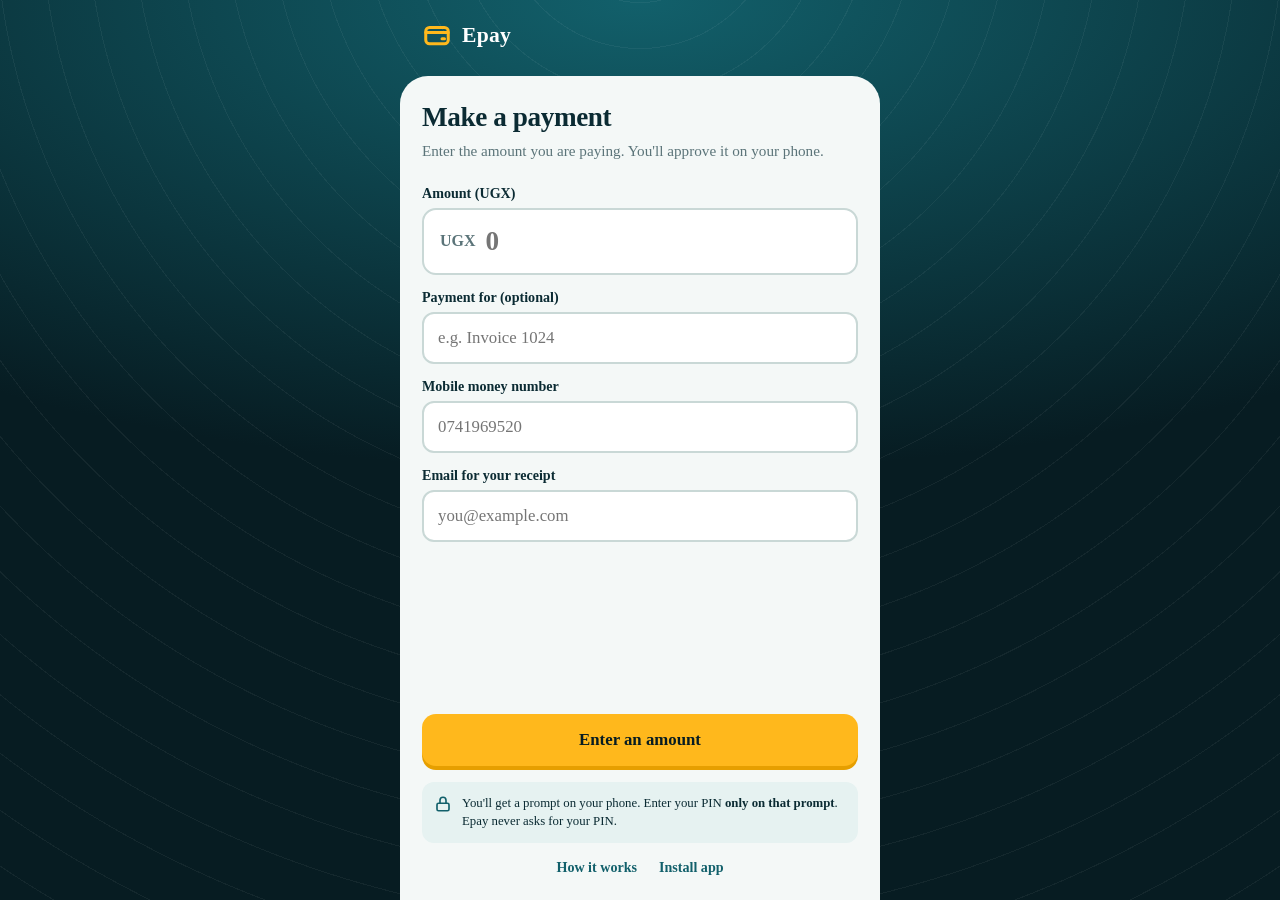
<file: index.html>
﻿<!DOCTYPE html><html lang="en"><head><meta charset="UTF-8"><meta name="viewport" content="width=device-width,initial-scale=1,viewport-fit=cover"><meta name="theme-color" content="#071c22"><link rel="manifest" href="manifest.webmanifest"><link rel="icon" href="icons/icon-192.png"><link rel="apple-touch-icon" href="icons/apple-touch-icon.png"><meta name="apple-mobile-web-app-capable" content="yes"><meta name="mobile-web-app-capable" content="yes"><meta name="apple-mobile-web-app-title" content="Epay"><link rel="stylesheet" href="style.css"><title>Epay | Make a Payment</title></head><body>
<div class="app"><header class="bar"><div class="brand"><svg viewBox="0 0 24 24" fill="none" stroke="#ffb81c" stroke-width="2.4" stroke-linecap="round" stroke-linejoin="round"><rect x="3" y="6" width="18" height="13" rx="3"/><path d="M3 10h18M16 15h2"/></svg> Epay</div><span class="pill" id="net" hidden>Offline</span></header>
<main class="sheet">
<h1>Make a payment</h1><p>Enter the amount you are paying. You'll approve it on your phone.</p>
<label class="f" for="amount" style="margin-top:22px">Amount (UGX)</label>
<div class="amt"><span>UGX</span><input id="amount" type="text" inputmode="numeric" placeholder="0" autocomplete="off"></div>
<label class="f" for="purpose">Payment for (optional)</label>
<input id="purpose" type="text" placeholder="e.g. Invoice 1024" autocomplete="off">
<label class="f" for="phone">Mobile money number</label>
<input id="phone" type="tel" placeholder="0741969520" inputmode="numeric" autocomplete="tel">
<label class="f" for="email">Email for your receipt</label>
<input id="email" type="email" placeholder="you@example.com" autocomplete="email">
<div class="spacer"></div>
<button id="pay">Pay UGX 5,000</button>
<div class="note"><svg viewBox="0 0 24 24" fill="none" stroke="#12606b" stroke-width="2.2" stroke-linecap="round" stroke-linejoin="round"><rect x="4" y="11" width="16" height="10" rx="2"/><path d="M8 11V7a4 4 0 0 1 8 0v4"/></svg><span>You'll get a prompt on your phone. Enter your PIN <b>only on that prompt</b>. Epay never asks for your PIN.</span></div>
<div class="links"><a href="help.html">How it works</a><button id="install" hidden>Install app</button></div>
</main></div>
<script src="app.js"></script>
<script>
const PUBLIC_KEY="FLWPUBK_TEST-5529367c07dc7821a859eb5e6eb9a363-X";
const MIN=1000; // smallest amount you accept (UGX). No maximum is set here.
const $=id=>document.getElementById(id);
const amtEl=$("amount"),btn=$("pay");
const amt=()=>Number(amtEl.value.replace(/\D/g,""))||0;
const fmt=n=>"UGX "+n.toLocaleString("en-US");
function label(){btn.textContent=!navigator.onLine?"Offline: connect to pay":amt()?"Pay "+fmt(amt()):"Enter an amount"}
amtEl.addEventListener("input",()=>{const n=amt();amtEl.value=n?n.toLocaleString("en-US"):"";label()});
addEventListener("online",label);addEventListener("offline",label);label();
const loadFlw=()=>new Promise((ok,no)=>{if(window.FlutterwaveCheckout)return ok();const s=document.createElement("script");s.src="https://checkout.flutterwave.com/v3.js";s.onload=ok;s.onerror=no;document.head.appendChild(s)});
btn.onclick=async()=>{
  if(!navigator.onLine){alert("You're offline. Connect to the internet to pay.");return;}
  if(amt()<MIN){alert("Enter an amount of at least "+fmt(MIN));return;}
  const phone=$("phone").value.trim();
  const email=$("email").value.trim()||"customer@example.com";
  const purpose=$("purpose").value.trim();
  if(!/^(0|256)?7\d{8}$/.test(phone.replace(/\s/g,""))){alert("Enter a valid mobile money number, e.g. 0772123456");return;}
  try{await loadFlw()}catch(e){alert("Could not reach the payment service. Check your connection and try again.");return;}
  FlutterwaveCheckout({public_key:PUBLIC_KEY,tx_ref:"TX-"+Date.now(),amount:amt(),currency:"UGX",payment_options:"mobilemoneyuganda",
    customer:{email,phone_number:phone,name:"Customer"},meta:{purpose},redirect_url:location.href.replace(/[^/]*$/,"")+"status.html",
    customizations:{title:"Epay",description:purpose||"Epay payment"}});
};
</script></body></html>
</file>
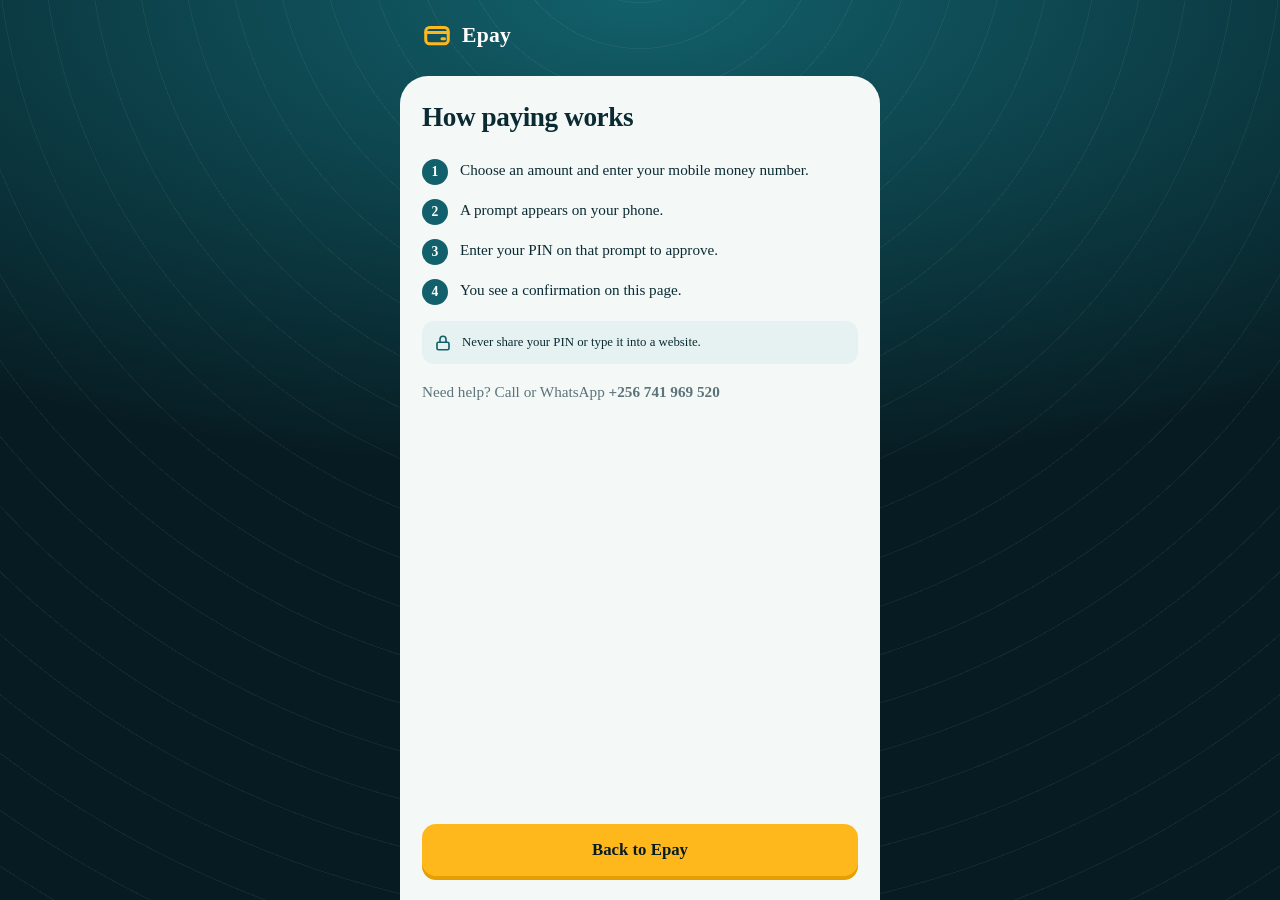
<file: help.html>
﻿<!DOCTYPE html><html lang="en"><head><meta charset="UTF-8"><meta name="viewport" content="width=device-width,initial-scale=1,viewport-fit=cover"><meta name="theme-color" content="#071c22"><link rel="manifest" href="manifest.webmanifest"><link rel="icon" href="icons/icon-192.png"><link rel="apple-touch-icon" href="icons/apple-touch-icon.png"><meta name="apple-mobile-web-app-capable" content="yes"><meta name="mobile-web-app-capable" content="yes"><meta name="apple-mobile-web-app-title" content="Epay"><link rel="stylesheet" href="style.css"><title>How it works</title></head><body>
<div class="app"><header class="bar"><div class="brand"><svg viewBox="0 0 24 24" fill="none" stroke="#ffb81c" stroke-width="2.4" stroke-linecap="round" stroke-linejoin="round"><rect x="3" y="6" width="18" height="13" rx="3"/><path d="M3 10h18M16 15h2"/></svg> Epay</div><span class="pill" id="net" hidden>Offline</span></header>
<main class="sheet"><h1>How paying works</h1>
<ol class="steps"><li>Choose an amount and enter your mobile money number.</li><li>A prompt appears on your phone.</li><li>Enter your PIN on that prompt to approve.</li><li>You see a confirmation on this page.</li></ol>
<div class="note"><svg viewBox="0 0 24 24" fill="none" stroke="#12606b" stroke-width="2.2" stroke-linecap="round" stroke-linejoin="round"><rect x="4" y="11" width="16" height="10" rx="2"/><path d="M8 11V7a4 4 0 0 1 8 0v4"/></svg><span>Never share your PIN or type it into a website.</span></div>
<p style="margin-top:16px">Need help? Call or WhatsApp <b>+256 741 969 520</b></p>
<div class="spacer"></div><a class="btn" href="index.html">Back to Epay</a></main></div>
<script src="app.js"></script></body></html>
</file>
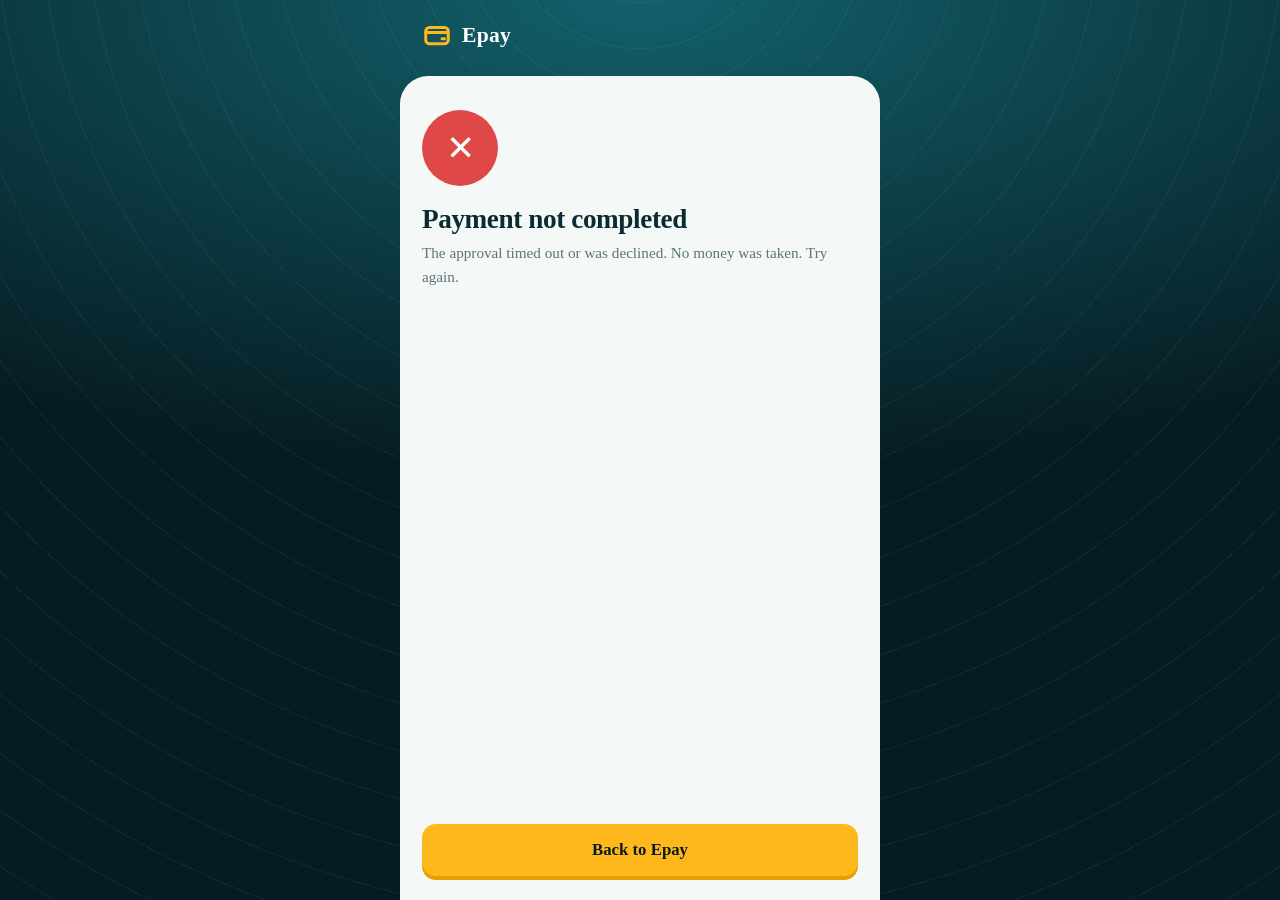
<file: status.html>
﻿<!DOCTYPE html><html lang="en"><head><meta charset="UTF-8"><meta name="viewport" content="width=device-width,initial-scale=1,viewport-fit=cover"><meta name="theme-color" content="#071c22"><link rel="manifest" href="manifest.webmanifest"><link rel="icon" href="icons/icon-192.png"><link rel="apple-touch-icon" href="icons/apple-touch-icon.png"><meta name="apple-mobile-web-app-capable" content="yes"><meta name="mobile-web-app-capable" content="yes"><meta name="apple-mobile-web-app-title" content="Epay"><link rel="stylesheet" href="style.css"><title>Payment Status</title></head><body>
<div class="app"><header class="bar"><div class="brand"><svg viewBox="0 0 24 24" fill="none" stroke="#ffb81c" stroke-width="2.4" stroke-linecap="round" stroke-linejoin="round"><rect x="3" y="6" width="18" height="13" rx="3"/><path d="M3 10h18M16 15h2"/></svg> Epay</div><span class="pill" id="net" hidden>Offline</span></header>
<main class="sheet"><div class="badge" id="badge">…</div><h1 id="title">Checking payment</h1><p id="msg"></p>
<div class="ref" id="ref" hidden></div><div class="spacer"></div><a class="btn" id="cta" href="index.html">Back to Epay</a></main></div>
<script src="app.js"></script>
<script>
const q=new URLSearchParams(location.search),s=q.get("status"),ref=q.get("tx_ref");
const ok=s==="successful"||s==="completed",cancel=s==="cancelled";
badge.className="badge "+(ok?"ok":"bad");badge.textContent=ok?"✓":"✕";
title.textContent=ok?"Payment received":cancel?"Payment cancelled":"Payment not completed";
msg.textContent=ok?"Thank you. Keep your reference below and show it if you need support.":cancel?"You closed the payment. No money was taken.":"The approval timed out or was declined. No money was taken. Try again.";
if(ref){const r=document.getElementById("ref");r.hidden=false;r.textContent="Ref: "+ref}
if(ok)cta.textContent="Done";
</script></body></html>
</file>
<file: style.css>
﻿:root{--ink:#0b2b33;--deep:#071c22;--teal:#12606b;--paper:#f4f8f7;--line:#c9d8d6;--amber:#ffb81c;--amber-d:#e69f00;--ok:#17a55f;--bad:#e04848;--muted:#5b7479;
--font:Georgia,"Times New Roman",Times,"Noto Serif",serif}
*{box-sizing:border-box;-webkit-tap-highlight-color:transparent}
html{-webkit-text-size-adjust:100%}
body{font-variant-numeric:lining-nums;margin:0;min-height:100vh;min-height:100dvh;display:flex;font-family:var(--font);color:var(--ink);
 background:repeating-radial-gradient(circle at 50% -10%,#ffffff0d 0 1px,transparent 1px 46px),radial-gradient(120% 70% at 50% 0%,#12606b 0%,var(--deep) 75%);
 background-attachment:fixed;padding-top:env(safe-area-inset-top);overscroll-behavior:none}
.app{width:100%;max-width:480px;margin:0 auto;display:flex;flex-direction:column;flex:1}
.bar{display:flex;align-items:center;justify-content:space-between;padding:20px 22px 26px;color:#fff}
.brand{display:flex;align-items:center;gap:10px;font-size:1.35rem;font-weight:800;letter-spacing:.3px}
.brand svg{width:30px;height:30px}
.pill{background:var(--amber);color:var(--deep);font-size:.75rem;font-weight:700;padding:5px 10px;border-radius:99px}
.sheet{flex:1;display:flex;flex-direction:column;background:var(--paper);border-radius:28px 28px 0 0;padding:26px 22px calc(24px + env(safe-area-inset-bottom))}
h1{margin:0 0 6px;font-size:1.7rem;line-height:1.15;font-weight:800;letter-spacing:-.4px}
p{margin:0;color:var(--muted);line-height:1.55;font-size:.95rem}
.tiles{display:grid;gap:10px;margin:20px 0 22px}
.tile input{position:absolute;opacity:0;pointer-events:none}
.tile span{display:flex;justify-content:space-between;align-items:center;gap:12px;padding:14px 16px;border:2px solid var(--line);border-radius:14px;background:#fff;cursor:pointer;font-weight:600;transition:border-color .15s,background .15s}
.tile span b{font-size:1.05rem;font-weight:800;white-space:nowrap}
.tile small{display:block;font-weight:400;color:var(--muted);font-size:.8rem;margin-top:2px}
.tile input:checked+span{border-color:var(--teal);background:#e6f2f1;box-shadow:inset 0 0 0 1px var(--teal)}
label.f{display:block;margin:0 0 6px;font-weight:600;font-size:.88rem}
input[type=tel],input[type=email]{width:100%;padding:14px;border:2px solid var(--line);border-radius:12px;font:500 1.05rem var(--font);background:#fff;color:var(--ink);margin-bottom:14px}
input[type=tel]:focus,input[type=email]:focus{border-color:var(--teal);outline:none}
:focus-visible{outline:3px solid var(--amber);outline-offset:2px}
.spacer{flex:1;min-height:8px}
button,.btn{display:block;width:100%;padding:16px;background:var(--amber);color:var(--deep);border:0;border-radius:14px;font:800 1.05rem var(--font);text-align:center;text-decoration:none;cursor:pointer;box-shadow:0 4px 0 var(--amber-d);transition:transform .1s,box-shadow .1s}
button:active,.btn:active{transform:translateY(3px);box-shadow:0 1px 0 var(--amber-d)}
.offline #pay{background:#c9d8d6;box-shadow:0 4px 0 #aebfbd;color:var(--muted)}
.note{display:flex;gap:10px;margin-top:16px;font-size:.8rem;line-height:1.45;background:#e6f2f1;padding:12px;border-radius:12px}
.note svg{flex:none;width:18px;height:18px;margin-top:1px}
.links{display:flex;justify-content:center;gap:22px;margin-top:16px;font-size:.88rem}
.links a,.links button{color:var(--teal);font-weight:600;background:none;border:0;box-shadow:none;width:auto;padding:0;display:inline;font-size:.88rem;text-decoration:none}
.badge{width:76px;height:76px;border-radius:50%;display:grid;place-items:center;margin:8px 0 18px;font-size:2.2rem;color:#fff;background:var(--teal)}
.badge.ok{background:var(--ok)}.badge.bad{background:var(--bad)}
.ref{font:600 .85rem ui-monospace,Menlo,monospace;background:#fff;border:1px dashed var(--line);border-radius:10px;padding:10px 12px;word-break:break-all;margin-top:18px}
.steps{list-style:none;margin:20px 0 0;padding:0;display:grid;gap:14px;counter-reset:s}
.steps li{counter-increment:s;display:flex;gap:12px;align-items:flex-start;line-height:1.45;font-size:.95rem}
.steps li::before{content:counter(s);flex:none;width:26px;height:26px;border-radius:50%;background:var(--teal);color:#fff;font-weight:700;font-size:.85rem;display:grid;place-items:center}
@media (prefers-reduced-motion:reduce){*{transition:none!important}}

input[type=text]{width:100%;padding:14px;border:2px solid var(--line);border-radius:12px;font:500 1.05rem var(--font);background:#fff;color:var(--ink);margin-bottom:14px}
input[type=text]:focus{border-color:var(--teal);outline:none}
.amt{display:flex;align-items:center;gap:10px;border:2px solid var(--line);border-radius:14px;background:#fff;padding:0 16px;margin-bottom:14px}
.amt:focus-within{border-color:var(--teal)}
.amt span{font-weight:800;color:var(--muted)}
.amt input[type=text]{border:0;margin:0;padding:16px 0;font-size:1.7rem;font-weight:800;letter-spacing:-.5px;min-width:0}
.amt input[type=text]:focus{outline:none}
</file>
